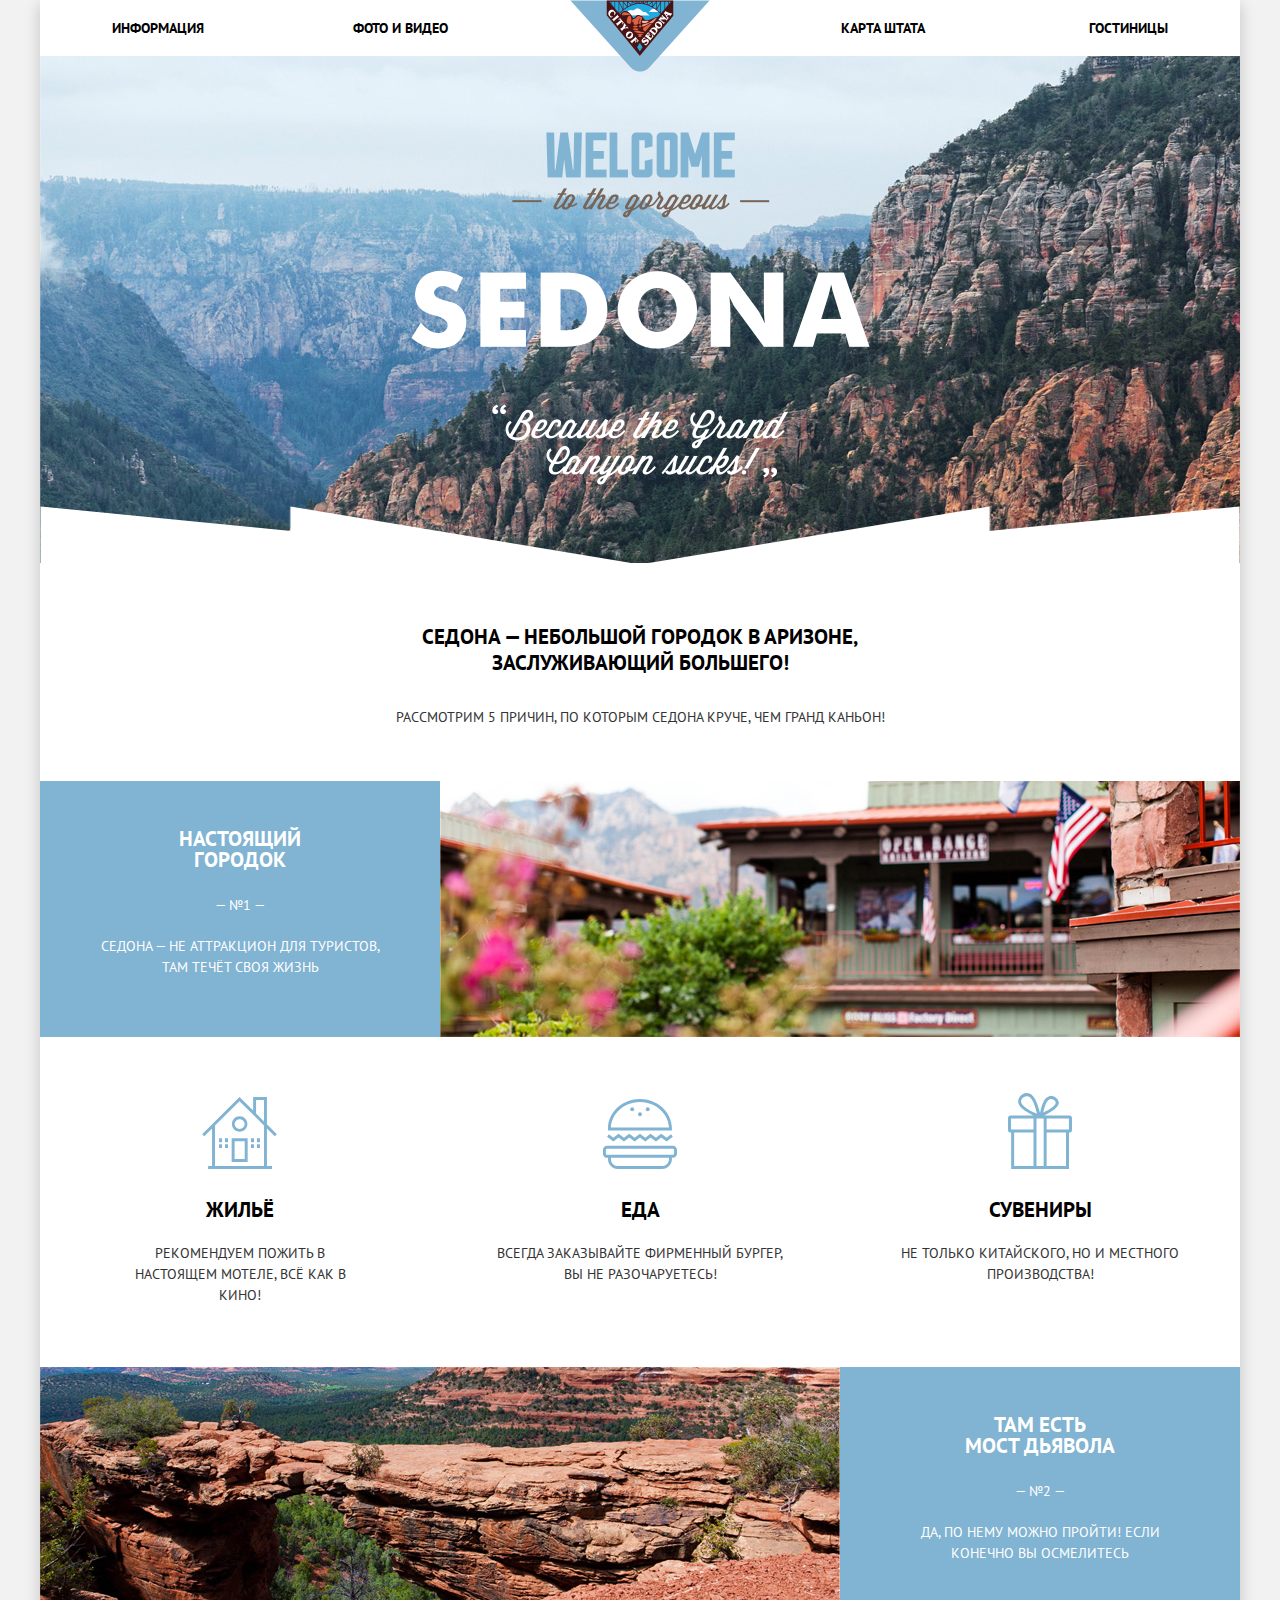
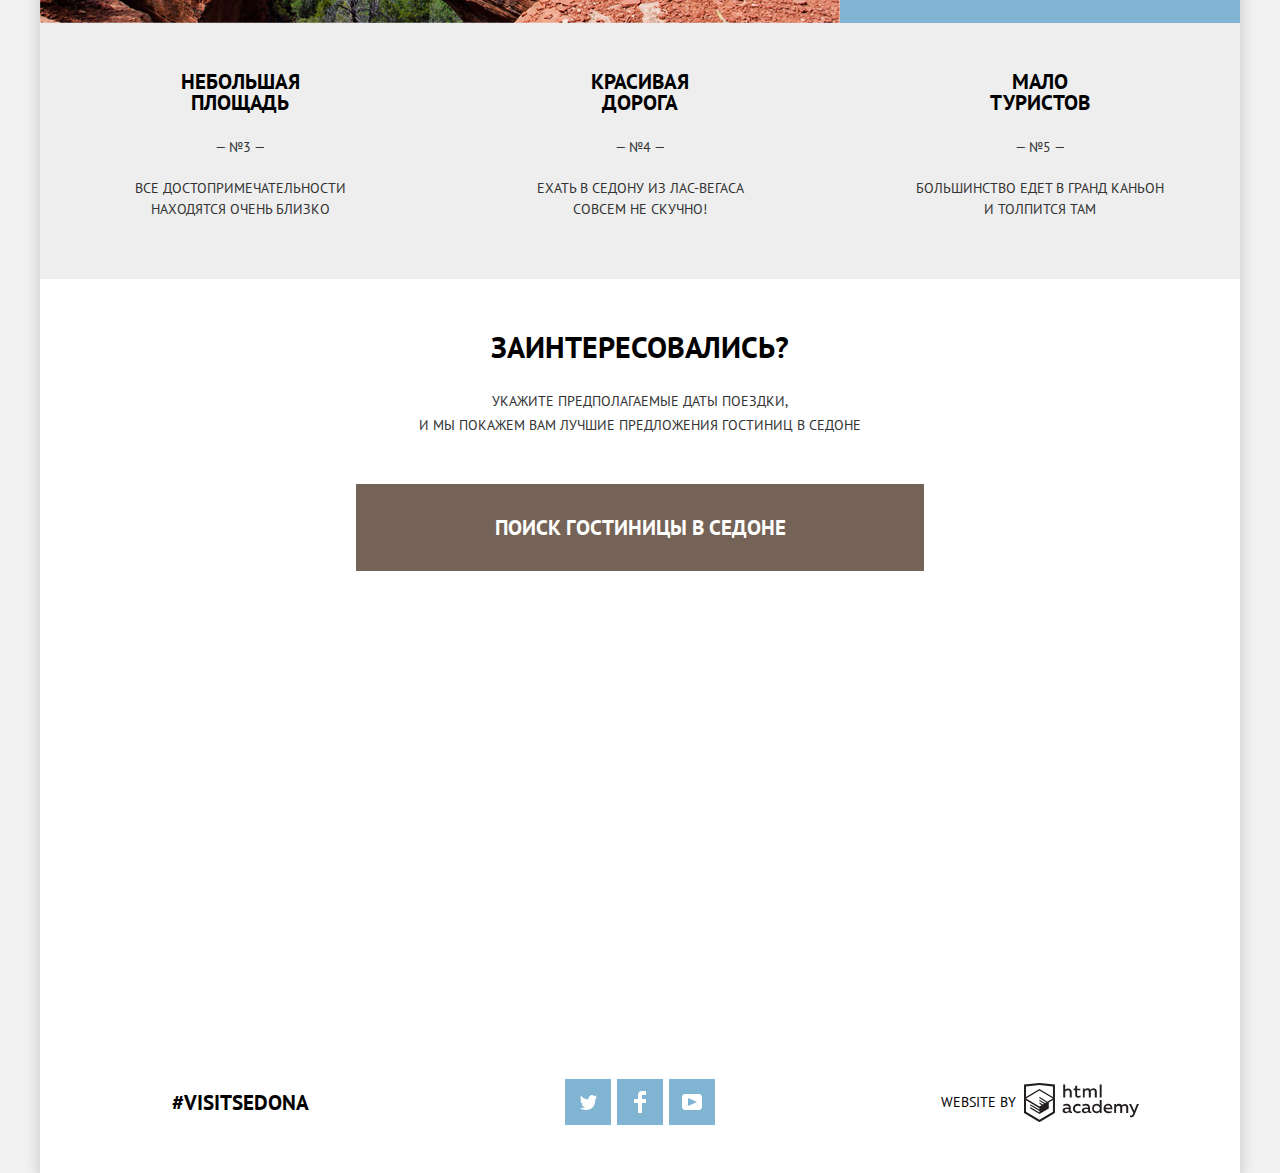
<file: index.html>
<!DOCTYPE html>
<html lang="ru">

<head>
    <meta charset="utf-8">
    <title>HTML Academy: Седона</title>
    <link href="https://fonts.googleapis.com/css?family=PT+Sans:400,700&display=swap&subset=cyrillic" rel="stylesheet">
    <link href="css/normalize.css" rel="stylesheet">
    <link href="css/style.min.css" rel="stylesheet">
</head>

<body>
    <div class="content">
        <header class="main-header main-header-index">
            <div class="main-header-wrapper">

                <img class="main-header-logo" src="img/logo-sedona.png" width="140" height="71" alt="Site of Sedona">

                <nav class="main-navigation container">
                    <ul class="site-navigation list-reset ">
                        <li>
                            <div class="site-navigation-item site-navigation-left"> <a class="item site-item-left" href="info.html">Информация</a></div>
                        </li>
                        <li>
                            <div class="site-navigation-item site-navigation-left"> <a class="item site-item-left site-item-left-photos" href="photos.html">Фото и
                                    видео</a></div>
                        </li>
                        <li>
                            <div class="site-navigation-item site-navigation-right"><a class="item site-item-right site-item-right-map" href="map.html">Карта штата</a>
                            </div>
                        </li>
                        <li>
                            <div class="site-navigation-item site-navigation-right"><a class="item site-item-right" href="hotels.html">Гостиницы</a></div>
                        </li>

                    </ul>
                </nav>
            </div>
        </header>
        <main class="container description-wrapper">
            <div class="index-picture">
                <h1 class="visually-hidden">Site of Sedona</h1>
                <section class="greeting">
                    <h2 class="visually-hidden">Приветствие</h2>
                    <img src="img/welcome.png" width="459" height="353" alt="WELCOME to the gorgeous SEDONA. Because the Grand Canyon sucks">
                </section>
                <div class="polygon">
                    <img src="img/polygon.png" width="1200" height="59" alt="">
                </div>
                <section class="city-description">
                    Седона — небольшой городок в Аризоне, заслуживающий большего!
                </section>
            </div>
            <section class="reasons-to-visit">
                <h3 class="reasons-to-visit-header">Рассмотрим 5 причин, по которым Седона круче, чем гранд каньон!</h3>
                <ul class="reasons-to-visit-list list-reset">
                    <li>
                        <div class="first-row-picture">
                            <div class="reason-picture-description reason-one">
                                <h4 class="reason-one-header">НАСТОЯЩИЙ ГОРОДОК</h4>
                                <span>— №1 —</span>
                                <p>Седона — не аттракцион для туристов, там течёт своя жизнь</p>
                            </div>
                            <div class="feature-picture">
                                <p>
                                    <img src="img/feature-picture.jpg" width="800" height="256" alt="Настоящий городок">
                                </p>
                            </div>
                        </div>
                        <section class="recommendations">
                            <ul class="recommendations-list list-reset">
                                <li class="recommendations-item motel">
                                    <h4>ЖИЛЬЁ</h4>
                                    <p>РЕКОМЕНДУЕМ ПОЖИТЬ В НАСТОЯЩЕМ МОТЕЛЕ, ВСЁ КАК В КИНО!</p>
                                </li>
                                <li class="recommendations-item food">
                                    <h4>ЕДА</h4>
                                    <p>ВСЕГДА ЗАКАЗЫВАЙТЕ ФИРМЕННЫЙ БУРГЕР, ВЫ НЕ РАЗОЧАРУЕТЕСЬ!</p>
                                </li>
                                <li class="recommendations-item souvenir">
                                    <h4>СУВЕНИРЫ</h4>
                                    <p>НЕ ТОЛЬКО КИТАЙСКОГО, НО И МЕСТНОГО ПРОИЗВОДСТВА!</p>
                                </li>
                            </ul>
                        </section>
                    </li>
                    <li>
                        <div class="second-row-picture">
                            <div class="reason-picture-description reason-two">
                                <h4 class="reason-two-header">ТАМ ЕСТЬ<br> МОСТ ДЬЯВОЛА</h4>
                                <span>— №2 —</span>
                                <p>ДА, ПО НЕМУ МОЖНО ПРОЙТИ! ЕСЛИ КОНЕЧНО ВЫ ОСМЕЛИТЕСЬ</p>
                            </div>
                            <div class="most">
                                <p>
                                    <img src="img/most.jpg" width="800" height="256" alt="Мост дьявола">
                                </p>
                            </div>
                        </div>
                    </li>
                </ul>
                <ul class="reasons-row list-reset">
                    <li class="reasons-row-item">
                        <div class="reason-three">
                            <h4>НЕБОЛЬШАЯ ПЛОЩАДЬ</h4>
                            <span>— №3 —</span>
                            <p>ВСЕ ДОСТОПРИМЕЧАТЕЛЬНОСТИ НАХОДЯТСЯ ОЧЕНЬ БЛИЗКО</p>
                        </div>
                    </li>
                    <li class="reasons-row-item">
                        <div class="reason-four">
                            <h4>КРАСИВАЯ ДОРОГА</h4>
                            <span>— №4 —</span>
                            <p>ЕХАТЬ В СЕДОНУ ИЗ ЛАС-ВЕГАСА СОВСЕМ НЕ СКУЧНО!</p>
                        </div>
                    </li>
                    <li class="reasons-row-item">
                        <div class="reason-five">
                            <h4>МАЛО ТУРИСТОВ</h4>
                            <span>— №5 —</span>
                            <p>БОЛЬШИНСТВО ЕДЕТ В ГРАНД КАНЬОН И ТОЛПИТСЯ ТАМ</p>
                        </div>
                    </li>
                </ul>
            </section>
            <div class="container">
                <section class="hotel-search">
                    <h3 class="hotel-search-header">ЗАИНТЕРЕСОВАЛИСЬ?</h3>
                    <p class="hotel-search-info">УКАЖИТЕ ПРЕДПОЛАГАЕМЫЕ ДАТЫ ПОЕЗДКИ,<br> И МЫ ПОКАЖЕМ ВАМ ЛУЧШИЕ ПРЕДЛОЖЕНИЯ ГОСТИНИЦ В СЕДОНЕ</p>
                    <div class="modal-search">
                        <a class="button button-hotels-search" href="search.html">
                            ПОИСК ГОСТИНИЦЫ В СЕДОНЕ
                        </a></div>
                    <form class="hotel-search-form" action="https://echo.htmlacademy.ru" method="POST">
                        <div>
                            <div class="input-arrival">
                                <div class="input-row">
                                    <label class="mark mark-date" for="arrival-date">
                                        ДАТА ЗАЕЗДА:
                                    </label>
                                    <input class="form-input form-input-date form-input-date-arrival" id="arrival-date" type="text" name="arrival-date" value="" placeholder="24 АПРЕЛЯ 2017">
                                </div>
                                <button class="button-calendar" type="button"><svg xmlns="http://www.w3.org/2000/svg"
                                        width="21" height="22" viewBox="0 0 21 22">
                                        <path
                                            d="M19.251 2.025h-2.845V.648c0-.381-.294-.689-.656-.689-.363 0-.656.308-.656.689v1.377h-3.938V.648c0-.381-.294-.689-.655-.689-.363 0-.657.308-.657.689v1.377H5.906V.648c0-.381-.294-.689-.656-.689-.363 0-.657.308-.657.689v1.377H1.75C.784 2.025 0 2.847 0 3.862v16.302C0 21.179.784 22 1.75 22h17.501c.966 0 1.749-.821 1.749-1.836V3.862c0-1.015-.783-1.837-1.749-1.837zm.437 18.139a.448.448 0 0 1-.437.459H1.75a.45.45 0 0 1-.438-.459V3.862a.45.45 0 0 1 .438-.459h2.844v1.378c0 .381.294.689.657.689.362 0 .656-.308.656-.689V3.403h3.938v1.378c0 .381.294.689.657.689.361 0 .655-.308.655-.689V3.403h3.938v1.378c0 .381.293.689.656.689.362 0 .656-.308.656-.689V3.403h2.845c.241 0 .437.206.437.459v16.302z" />
                                        <path
                                            d="M4.594 8.225h2.625v2.066H4.594zM4.594 11.668h2.625v2.067H4.594zM4.594 15.112h2.625v2.066H4.594zM9.188 15.112h2.625v2.066H9.188zM9.188 11.668h2.625v2.067H9.188zM9.188 8.225h2.625v2.066H9.188zM13.781 15.112h2.625v2.066h-2.625zM13.781 11.668h2.625v2.067h-2.625zM13.781 8.225h2.625v2.066h-2.625z" />
                                    </svg> </button>
                            </div>
                        </div>
                        <div>
                            <div class="input-departure">
                                <div class="input-row">
                                    <label class="mark mark-date" for="departure-date">
                                        ДАТА ВЫЕЗДА:
                                    </label>
                                    <input class="form-input form-input-date form-input-date-departure" id="departure-date" type="text" name="departure-date" value="" placeholder="4 ИЮЛЯ 2017">
                                </div>
                                <button class="button-calendar" type="button"><svg xmlns="http://www.w3.org/2000/svg"
                                        width="21" height="22" viewBox="0 0 21 22">
                                        <path
                                            d="M19.251 2.025h-2.845V.648c0-.381-.294-.689-.656-.689-.363 0-.656.308-.656.689v1.377h-3.938V.648c0-.381-.294-.689-.655-.689-.363 0-.657.308-.657.689v1.377H5.906V.648c0-.381-.294-.689-.656-.689-.363 0-.657.308-.657.689v1.377H1.75C.784 2.025 0 2.847 0 3.862v16.302C0 21.179.784 22 1.75 22h17.501c.966 0 1.749-.821 1.749-1.836V3.862c0-1.015-.783-1.837-1.749-1.837zm.437 18.139a.448.448 0 0 1-.437.459H1.75a.45.45 0 0 1-.438-.459V3.862a.45.45 0 0 1 .438-.459h2.844v1.378c0 .381.294.689.657.689.362 0 .656-.308.656-.689V3.403h3.938v1.378c0 .381.294.689.657.689.361 0 .655-.308.655-.689V3.403h3.938v1.378c0 .381.293.689.656.689.362 0 .656-.308.656-.689V3.403h2.845c.241 0 .437.206.437.459v16.302z" />
                                        <path
                                            d="M4.594 8.225h2.625v2.066H4.594zM4.594 11.668h2.625v2.067H4.594zM4.594 15.112h2.625v2.066H4.594zM9.188 15.112h2.625v2.066H9.188zM9.188 11.668h2.625v2.067H9.188zM9.188 8.225h2.625v2.066H9.188zM13.781 15.112h2.625v2.066h-2.625zM13.781 11.668h2.625v2.067h-2.625zM13.781 8.225h2.625v2.066h-2.625z" />
                                    </svg> </button>
                            </div>
                        </div>
                        <div class="input-numbers">
                            <div class="input-numbers-row">

                                <div class="mark mark-adults">
                                    <label for="adults">
                                        ВЗРОСЛЫЕ:
                                    </label>
                                </div>
                                <div><button class="button-sign button-minus" type="button"></button></div>
                                <input class="form-input form-input-number form-input-number-adults" id="adults" type="text" name="adults-number" value="" placeholder="2">
                                <div><button class="button-sign button-plus" type="button"></button></div>
                            </div>
                            <div class="input-numbers-row">

                                <div class="mark mark-children">
                                    <label for="children">
                                        ДЕТИ:
                                    </label>
                                </div>
                                <div><button class="button-sign button-minus" type="button"></button></div>
                                <input class="form-input form-input-number form-input-number-children" id="children" type="text" name="children-number" value="" placeholder="0">
                                <div><button class="button-sign button-plus" type="button"></button></div>
                            </div>
                        </div>
                        <button class="button button-search" type="submit">НАЙТИ</button>
                    </form>
                </section>
            </div>
            <section class="map">

                <h2 class="visually-hidden">
                    Расположение Седоны
                </h2>
                <iframe class="google-map" src="https://www.google.com/maps/embed?pb=!1m18!1m12!1m3!1d37039.329972886415!2d-111.8112528945276!3d34.86011742548951!2m3!1f0!2f0!3f0!3m2!1i1024!2i768!4f13.1!3m3!1m2!1s0x872da132f942b00d%3A0x5548c523fa6c8efd!2z0KHQtdC00L7QvdCwLCDQkNGA0LjQt9C-0L3QsCA4NjMzNiwg0KHQqNCQ!5e0!3m2!1sru!2sru!4v1562497905634!5m2!1sru!2sru"
                    width="1200" height="594" allowfullscreen></iframe>
                <p class="map-picture">


                    <img src="img/map.jpg" width="1200" height="594" alt="Седона на карте">
                </p>

            </section>
        </main>
        <footer class="main-footer main-footer-index">
            <div class="footer-block">
                <a class="hashtag" href="#">#VISITSEDONA</a>
            </div>
            <div class="footer-social footer-block">
                <ul class="list-reset social-button-wrapper">
                    <li><a class="social-button" href="#"><span class="visually-hidden">Twitter</span>
                            <svg xmlns="http://www.w3.org/2000/svg" xmlns:xlink="http://www.w3.org/1999/xlink"
                                width="17" height="15" viewBox="0 0 17 15">
                                <path fill="#FFF"
                                    d="M10.95.144c1.685-.496 2.984.27 3.577 1.179.673-.231 1.331-.481 2.011-.708a2.345 2.345 0 0 1-.857 1.768c.685.17 1.304-.491 1.304-.491-.169 1-1.006 1.788-1.563 2.024-.231 6.75-3.175 11.217-10.077 11.082h-.446c-.41 0-4.164-.46-4.898-1.887 2.271.196 3.893-.422 4.693-1.177-.96-.3-2.679-.477-2.979-2.95.349.106.564.228 1.19.119C1.705 8.247.374 7.53.448 5.33c.285.328 1.067.536 1.34.472C1.085 5.561-.182 2.442.894.85c1.818 1.854 3.735 3.606 7.152 3.773C8.254 2.33 9.183.793 10.95.144z" />
                            </svg>
                        </a></li>
                    <li><a class="social-button" href="#"><span class="visually-hidden">Facebook</span>
                            <svg xmlns="http://www.w3.org/2000/svg" width="12" height="22" viewBox="0 0 12 22">
                                <path fill="#FFF" d="M12 4V0H8a4 4 0 0 0-4 4v4H0v4h4v10h4V12h4V8H8V4h4z" /></svg></a>
                    </li>
                    <li><a class="social-button" href="#"><span class="visually-hidden">Youtube</span>
                            <svg xmlns="http://www.w3.org/2000/svg" xmlns:xlink="http://www.w3.org/1999/xlink"
                                width="20" height="16" viewBox="0 0 20 16">
                                <path fill="#FFF"
                                    d="M17 0H3C1.35 0 0 1.35 0 3v10c0 1.65 1.35 3 3 3h14c1.65 0 3-1.35 3-3V3c0-1.65-1.35-3-3-3zM6.027 11.998V4.002L15.014 8l-8.987 3.998z" />
                            </svg></a></li>
                </ul>
            </div>
            <div class="footer-copyright-wrapper footer-block">
                <div class="footer-copyright">
                    <div class="website">
                        WEBSITE BY
                    </div>
                    <div>
                        <a class="htmlacademy-logo" href="https://htmlacademy.ru/intensive/htmlcss"><span
                                class="visually-hidden">html-academy</span>
                            <svg id="Layer_1" data-name="Layer 1" xmlns="http://www.w3.org/2000/svg"
                                viewBox="0 0 108.08 36.85">
                                <title>logo-htmlacademy-small1</title>
                                <path
                                    d="M44.61,26.88a2,2,0,0,0,.55-0.1v1.33a3.25,3.25,0,0,1-1.18.21,1.67,1.67,0,0,1-1.67-1,4.84,4.84,0,0,1-3.14,1.08c-1.51,0-2.91-.83-2.91-2.55,0-2.13,2-2.79,3.71-2.79a11.08,11.08,0,0,1,2.17.25v-0.3c0-1-.76-1.77-2.19-1.77a7.42,7.42,0,0,0-3,.64v-1.7a10.21,10.21,0,0,1,3.19-.55c2.36,0,3.81,1.12,3.81,3.65v3a0.54,0.54,0,0,0,.49.59h0.17Zm-6.44-1.13A1.35,1.35,0,0,0,39.63,27h0.11a3.39,3.39,0,0,0,2.41-1V24.58a9.72,9.72,0,0,0-1.81-.21c-1,0-2.16.33-2.16,1.38h0Zm12.36-6.11a5,5,0,0,1,2.57.64V22a4.08,4.08,0,0,0-2.3-.7,2.75,2.75,0,1,0,0,5.49,5,5,0,0,0,2.43-.64v1.71a6.27,6.27,0,0,1-2.76.57A4.21,4.21,0,0,1,46,24.51q0-.21,0-0.41a4.32,4.32,0,0,1,4.18-4.46h0.38Zm12.17,7.24a2,2,0,0,0,.55-0.1v1.33a3.25,3.25,0,0,1-1.18.21,1.67,1.67,0,0,1-1.67-1,4.84,4.84,0,0,1-3.14,1.08c-1.51,0-2.91-.83-2.91-2.55,0-2.13,2-2.79,3.71-2.79a11.08,11.08,0,0,1,2.17.25v-0.3c0-1-.76-1.77-2.19-1.77a7.42,7.42,0,0,0-3,.64v-1.7a10.21,10.21,0,0,1,3.19-.55c2.36,0,3.81,1.12,3.81,3.65v3a0.54,0.54,0,0,0,.49.59h0.17Zm-6.44-1.13A1.35,1.35,0,0,0,57.73,27h0.11a3.39,3.39,0,0,0,2.41-1V24.58a9.72,9.72,0,0,0-1.81-.21c-1.06,0-2.16.33-2.16,1.38h0ZM73,16V28.2H71.35V26.88a3.88,3.88,0,0,1-3.19,1.54,4.4,4.4,0,0,1,0-8.78,3.81,3.81,0,0,1,3,1.3V16H73Zm-4.53,5.22a2.76,2.76,0,1,0,0,5.52A2.86,2.86,0,0,0,71.15,25V23A2.91,2.91,0,0,0,68.49,21.27ZM79,19.64c3.31,0,4.46,2.68,3.92,5.09H76.7c0.21,1.5,1.67,2.11,3.19,2.11a6.11,6.11,0,0,0,2.64-.59v1.6a7.14,7.14,0,0,1-3,.57C77,28.42,74.78,27,74.78,24a4.18,4.18,0,0,1,4-4.39H79Zm0.09,1.54a2.28,2.28,0,0,0-2.44,2.1v0.06H81.3A2,2,0,0,0,79.13,21.18Zm5.73,7V19.87h1.65v1a3.81,3.81,0,0,1,2.78-1.27A2.86,2.86,0,0,1,91.89,21a4.12,4.12,0,0,1,2.91-1.33A3.06,3.06,0,0,1,98,23V28.2h-1.9V23.05a1.59,1.59,0,0,0-1.42-1.75H94.42a2.8,2.8,0,0,0-2.07,1.12V28.2h-1.9V23.05A1.59,1.59,0,0,0,89,21.31H88.8a3,3,0,0,0-2.21,1.29v5.63H84.86Zm21.31-8.33h1.9l-3.91,9.46c-0.9,2.17-2.09,2.86-3.35,2.86a4.76,4.76,0,0,1-1.1-.14V30.46a2.86,2.86,0,0,0,.85.12c0.9,0,1.58-.64,2.07-1.9l0.17-.42-4-8.4h2l2.86,6.29ZM38.73,1.46V6.22a3.81,3.81,0,0,1,2.7-1.14,3.25,3.25,0,0,1,3.44,3.4v5.15H43V8.72a1.81,1.81,0,0,0-1.61-2h-0.3a2.93,2.93,0,0,0-2.32,1.39v5.52h-1.9V1.46h1.9ZM49.94,2.31v3h3V6.91h-3v3.81c0,1.1.5,1.46,1.58,1.46a4.49,4.49,0,0,0,1.69-.33v1.6A6.8,6.8,0,0,1,51,13.8a2.55,2.55,0,0,1-2.86-2.74V6.89H46.58V5.26h1.5V2.74Zm5.4,11.31V5.28H57v1A3.81,3.81,0,0,1,59.77,5a2.86,2.86,0,0,1,2.6,1.33A4.12,4.12,0,0,1,65.28,5,3.06,3.06,0,0,1,68.44,8.4v5.21h-1.9V8.46a1.59,1.59,0,0,0-1.42-1.75H64.89a2.8,2.8,0,0,0-2.07,1.12v5.78h-1.9V8.46A1.59,1.59,0,0,0,59.5,6.71H59.27A3,3,0,0,0,57.06,8v5.63H55.34ZM71.17,1.45H73V13.6H71.17V1.45ZM14.71,0H14.55L0,1.54V28.21l14.55,8.66,14.55-8.66V1.54Zm12.5,27.1L14.55,34.64,1.9,27.12V16.18l12.59,7.5V25L5.86,19.9v1.31l8.68,5.21v1.39L5.87,22.65V24l8.68,5.21,8.75-5.24V18.31L27.2,16V27.12Zm0-12.53-3.48,2-1.6,1L14.51,13v1.31L21,18.23H21l-0.14.09-1,.54-5.37-3.2V17l4.24,2.52-1,.67-3.2-1.9v1.31l2.1,1.24L14.5,22.1,2,14.65,14.51,7.11Zm0-1.32L14.49,5.76,1.91,13.25v-10L14.56,1.92,27.21,3.25v10h0Z"
                                    transform="translate(0 -0.02)" fill="#231f20" />
                            </svg>
                        </a>
                    </div>
                </div>
            </div>
        </footer>
    </div>
    <script src="js/popup.min.js">
    </script>


</body>


</html>
</file>
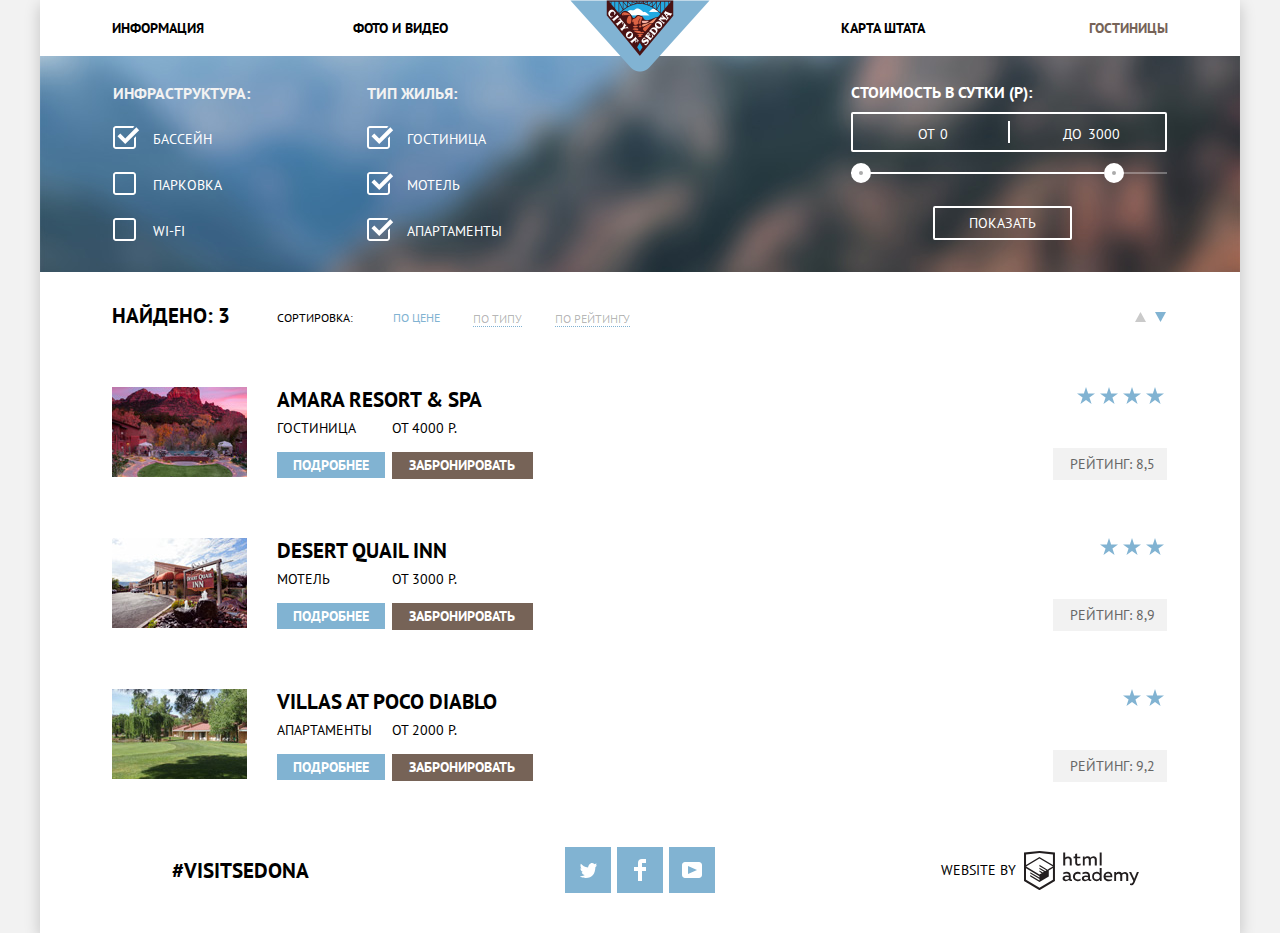
<file: hotels.html>
<!DOCTYPE html>
<html lang="ru">

<head>
    <meta charset="utf-8">
    <title>HTML Academy: Седона</title>
    <link href="https://fonts.googleapis.com/css?family=PT+Sans:400,700&display=swap&subset=cyrillic" rel="stylesheet">
    <link href="css/normalize.css" rel="stylesheet">
    <link href="css/style.min.css" rel="stylesheet">
</head>

<body>

    <div class="content">
        <header class="main-header main-header-hotels">
            <div class="main-header-wrapper">
                <a class="main-header-logo" href="index.html">
                    <img src="img/logo-sedona.png" width="140" height="71" alt="Site of Sedona">
                </a>
                <nav class="main-navigation container">
                    <ul class="site-navigation list-reset ">
                        <li>
                            <div class="site-navigation-item site-navigation-left"> <a class="item site-item-left" href="info.html">Информация</a></div>
                        </li>
                        <li>
                            <div class="site-navigation-item site-navigation-left"> <a class="item site-item-left site-item-left-photos" href="photos.html">Фото и
                                    видео</a></div>
                        </li>
                        <li>
                            <div class="site-navigation-item site-navigation-right"><a class="item site-item-right site-item-right-map" href="map.html">Карта штата</a>
                            </div>
                        </li>
                        <li>
                            <div class="site-navigation-item site-navigation-right"><a class="item site-item-right site-navigation-item-current" href="hotels.html">Гостиницы</a></div>
                        </li>
                    </ul>
                </nav>
            </div>
        </header>
        <main>
            <div class="filter-wrapper">
                <h2 class="visually-hidden">Фильтр</h2>
                <form class="filter" method="get" action="https://echo.htmlacademy.ru">
                    <div class="filter-items">
                        <div class="filter-infrustructure filters">
                            <fieldset>
                                <legend>Инфраструктура:</legend>
                                <ul class="list-reset">
                                    <li class="filter-option">
                                        <input class="visually-hidden filter-input filter-input-checkbox" type="checkbox" name="pool" id="filter-pool" checked>
                                        <label for="filter-pool">Бассейн</label>
                                    </li>
                                    <li class="filter-option">
                                        <input class="visually-hidden filter-input filter-input-checkbox" type="checkbox" name="parking" id="filter-parking">
                                        <label for="filter-parking">Парковка</label>
                                    </li>
                                    <li class="filter-option">
                                        <input class="visually-hidden filter-input filter-input-checkbox" type="checkbox" name="wi-fi" id="filter-wi-fi">
                                        <label for="filter-wi-fi">WI-FI</label>
                                    </li>
                                </ul>
                            </fieldset>
                        </div>
                        <div class="filter-housing filters">
                            <fieldset>
                                <legend>Тип жилья:</legend>
                                <ul class="list-reset">
                                    <li class="filter-option">
                                        <input class="visually-hidden filter-input filter-input-checkbox" type="checkbox" name="hotel" id="filter-hotel" checked>
                                        <label for="filter-hotel">Гостиница</label>
                                    </li>
                                    <li class="filter-option">
                                        <input class="visually-hidden filter-input filter-input-checkbox" type="checkbox" name="motel" id="filter-motel" checked>
                                        <label for="filter-motel">Мотель</label>
                                    </li>
                                    <li class="filter-option">
                                        <input class="visually-hidden filter-input filter-input-checkbox" type="checkbox" name="apartment" id="filter-apartment" checked>
                                        <label for="filter-apartment">Апартаменты</label>
                                    </li>
                                </ul>
                            </fieldset>
                        </div>
                        <div class="filter-range">
                            <div class="filter-range-title">Стоимость в сутки (р):</div>
                            <div class="price-controls">
                                <label class="min-price">от <input type="text" name="min-price" value="0"></label>
                                <label class="max-price">до <input type="text" name="max-price" value="3000"></label>
                            </div>
                            <div class="range-controls">
                                <div class="scale">
                                    <div class="bar"></div>
                                </div>
                                <div class="range-toggle range-toggle-min"></div>
                                <div class="range-toggle range-toggle-max"></div>
                            </div>
                            <button class="btn-transparent" type="submit">Показать</button>
                        </div>
                    </div>
                </form>
            </div>
            <div class="filter-results container">
                <p class="results-number">НАЙДЕНО: 3</p>
                <p class="results-sorting sorting">СОРТИРОВКА:</p>
                <ul class="sort list-reset">
                    <li>
                        <div class="results-sorting button-sorting button-sorting-price button-sorting-active"><a class="button-sorting-active" href="#">ПО ЦЕНЕ</a></div>
                    </li>
                    <li>
                        <div class="button-sorting-type"><a class="results-sorting button-sorting" href="#">ПО ТИПУ</a>
                        </div>
                    </li>
                    <li>
                        <div class="button-sorting-rating"><a class="results-sorting button-sorting" href="#">ПО
                                РЕЙТИНГУ</a></div>
                    </li>
                </ul>
                <p class="up-down-sorting results-up"><a class="button-results" href="#"><svg
                            xmlns="http://www.w3.org/2000/svg" width="11" height="10" viewBox="0 0 11 10">
                            <path fill="#cacaca" d="M5.5 0L0 10h11z" />
                        </svg>
                    </a>
                </p>
                <p class="up-down-sorting results-down"><a class="button-results button-results-active" href="#"><svg
                            xmlns="http://www.w3.org/2000/svg" width="11" height="10" viewBox="0 0 11 10">
                            <path fill="#cacaca" d="M5.5 10L0 0h11" />
                        </svg>
                    </a></p>
            </div>
            <div class="container">
                <h1 class="visually-hidden">Гостиницы</h1>
                <section class="hotels">
                    <ul class="hotels-list list-reset container">
                        <li class="hotels-list-item">
                            <div class="hotels-list-item-wrapper">
                                <div class="hotels-list-picture">
                                    <p>
                                        <img src="img/hotel-amarama.jpg" width="135" height="90" alt="AMARA RESORT & SPA">
                                    </p>
                                </div>
                                <div class="hotels-list-name">
                                    <div class="hotel-name">
                                        <h2><a class="hotel-name-link" href="#">AMARA RESORT & SPA</a></h2>
                                    </div>
                                    <div class="columns">
                                        <div class="item-left">
                                            <b class="hotel-description">ГОСТИНИЦА</b>
                                            <a class="button button-more" href="#">ПОДРОБНЕЕ</a>
                                        </div>
                                        <div class="item-right">
                                            <b class="hotel-description">ОТ 4000 Р.</b>
                                            <a class="button button-book" href="#">ЗАБРОНИРОВАТЬ</a>
                                        </div>
                                    </div>
                                </div>
                            </div>
                            <div class="hotels-list-rating">
                                <span class="rating-star-amara"></span>
                                <span class="rating-star-amara"></span>
                                <span class="rating-star-amara"></span>
                                <span class="rating-star-amara"></span>
                                <b class="rating-back">РЕЙТИНГ: 8,5</b>
                            </div>
                        </li>
                        <li class="hotels-list-item">
                            <div class="hotels-list-item-wrapper">
                                <div class="hotels-list-picture">
                                    <p>
                                        <img src="img/hotel-desert.jpg" width="135" height="90" alt="DESERT QUAIL INN">
                                    </p>
                                </div>
                                <div class="hotels-list-name">
                                    <div class="hotel-name">
                                        <h2><a class="hotel-name-link" href="#">DESERT QUAIL INN</a></h2>
                                    </div>
                                    <div class="columns">
                                        <div class="item-left">
                                            <b class="hotel-description">МОТЕЛЬ</b>
                                            <a class="button button-more" href="#">ПОДРОБНЕЕ</a>
                                        </div>
                                        <div class="item-right">
                                            <b class="hotel-description">ОТ 3000 Р.</b>
                                            <a class="button button-book" href="#">ЗАБРОНИРОВАТЬ</a>
                                        </div>
                                    </div>
                                </div>
                            </div>
                            <div class="hotels-list-rating">
                                <span class="rating-star-desert"></span>
                                <span class="rating-star-desert"></span>
                                <span class="rating-star-desert"></span>
                                <b class="rating-back">РЕЙТИНГ: 8,9</b>
                            </div>
                        </li>
                        <li class="hotels-list-item">
                            <div class="hotels-list-item-wrapper">
                                <div class="hotels-list-picture">
                                    <p>
                                        <img src="img/hotel-villas.jpg" width="135" height="90" alt="VILLAS AT POCO DIABLO">
                                    </p>
                                </div>
                                <div class="hotels-list-name">
                                    <div class="hotel-name">
                                        <h2><a class="hotel-name-link" href="#">VILLAS AT POCO DIABLO</a></h2>
                                    </div>
                                    <div class="columns">
                                        <div class="item-left">
                                            <b class="hotel-description">АПАРТАМЕНТЫ</b>
                                            <a class="button button-more" href="#">ПОДРОБНЕЕ</a>
                                        </div>
                                        <div class="item-right">
                                            <b class="hotel-description">ОТ 2000 Р.</b>
                                            <a class="button button-book" href="#">ЗАБРОНИРОВАТЬ</a>
                                        </div>
                                    </div>
                                </div>
                            </div>
                            <div class="hotels-list-rating">
                                <span class="rating-star-villas"></span>
                                <span class="rating-star-villas"></span>
                                <b class="rating-back">РЕЙТИНГ: 9,2</b>
                            </div>
                        </li>
                    </ul>
                </section>
            </div>
        </main>
        <footer class="main-footer">
            <div class="footer-block">
                <a class="hashtag" href="#">#VISITSEDONA</a>
            </div>
            <div class="footer-social footer-block">
                <ul class="list-reset social-button-wrapper">
                    <li><a class="social-button" href="#"><span class="visually-hidden">Twitter</span>
                            <svg xmlns="http://www.w3.org/2000/svg" xmlns:xlink="http://www.w3.org/1999/xlink"
                                width="17" height="15" viewBox="0 0 17 15">
                                <path fill="#FFF"
                                    d="M10.95.144c1.685-.496 2.984.27 3.577 1.179.673-.231 1.331-.481 2.011-.708a2.345 2.345 0 0 1-.857 1.768c.685.17 1.304-.491 1.304-.491-.169 1-1.006 1.788-1.563 2.024-.231 6.75-3.175 11.217-10.077 11.082h-.446c-.41 0-4.164-.46-4.898-1.887 2.271.196 3.893-.422 4.693-1.177-.96-.3-2.679-.477-2.979-2.95.349.106.564.228 1.19.119C1.705 8.247.374 7.53.448 5.33c.285.328 1.067.536 1.34.472C1.085 5.561-.182 2.442.894.85c1.818 1.854 3.735 3.606 7.152 3.773C8.254 2.33 9.183.793 10.95.144z" />
                            </svg>
                        </a></li>
                    <li><a class="social-button" href="#"><span class="visually-hidden">Facebook</span>
                            <svg xmlns="http://www.w3.org/2000/svg" width="12" height="22" viewBox="0 0 12 22">
                                <path fill="#FFF" d="M12 4V0H8a4 4 0 0 0-4 4v4H0v4h4v10h4V12h4V8H8V4h4z" /></svg></a>
                    </li>
                    <li><a class="social-button" href="#"><span class="visually-hidden">Youtube</span>
                            <svg xmlns="http://www.w3.org/2000/svg" xmlns:xlink="http://www.w3.org/1999/xlink"
                                width="20" height="16" viewBox="0 0 20 16">
                                <path fill="#FFF"
                                    d="M17 0H3C1.35 0 0 1.35 0 3v10c0 1.65 1.35 3 3 3h14c1.65 0 3-1.35 3-3V3c0-1.65-1.35-3-3-3zM6.027 11.998V4.002L15.014 8l-8.987 3.998z" />
                            </svg></a></li>
                </ul>
            </div>
            <div class="footer-copyright-wrapper footer-block">
                <div class="footer-copyright">
                    <div class="website">
                        WEBSITE BY
                    </div>
                    <div>
                        <a class="htmlacademy-logo" href="https://htmlacademy.ru/intensive/htmlcss"><span
                                class="visually-hidden">html-academy</span>
                            <svg id="Layer_1" data-name="Layer 1" xmlns="http://www.w3.org/2000/svg"
                                viewBox="0 0 108.08 36.85">
                                <title>logo-htmlacademy-small1</title>
                                <path
                                    d="M44.61,26.88a2,2,0,0,0,.55-0.1v1.33a3.25,3.25,0,0,1-1.18.21,1.67,1.67,0,0,1-1.67-1,4.84,4.84,0,0,1-3.14,1.08c-1.51,0-2.91-.83-2.91-2.55,0-2.13,2-2.79,3.71-2.79a11.08,11.08,0,0,1,2.17.25v-0.3c0-1-.76-1.77-2.19-1.77a7.42,7.42,0,0,0-3,.64v-1.7a10.21,10.21,0,0,1,3.19-.55c2.36,0,3.81,1.12,3.81,3.65v3a0.54,0.54,0,0,0,.49.59h0.17Zm-6.44-1.13A1.35,1.35,0,0,0,39.63,27h0.11a3.39,3.39,0,0,0,2.41-1V24.58a9.72,9.72,0,0,0-1.81-.21c-1,0-2.16.33-2.16,1.38h0Zm12.36-6.11a5,5,0,0,1,2.57.64V22a4.08,4.08,0,0,0-2.3-.7,2.75,2.75,0,1,0,0,5.49,5,5,0,0,0,2.43-.64v1.71a6.27,6.27,0,0,1-2.76.57A4.21,4.21,0,0,1,46,24.51q0-.21,0-0.41a4.32,4.32,0,0,1,4.18-4.46h0.38Zm12.17,7.24a2,2,0,0,0,.55-0.1v1.33a3.25,3.25,0,0,1-1.18.21,1.67,1.67,0,0,1-1.67-1,4.84,4.84,0,0,1-3.14,1.08c-1.51,0-2.91-.83-2.91-2.55,0-2.13,2-2.79,3.71-2.79a11.08,11.08,0,0,1,2.17.25v-0.3c0-1-.76-1.77-2.19-1.77a7.42,7.42,0,0,0-3,.64v-1.7a10.21,10.21,0,0,1,3.19-.55c2.36,0,3.81,1.12,3.81,3.65v3a0.54,0.54,0,0,0,.49.59h0.17Zm-6.44-1.13A1.35,1.35,0,0,0,57.73,27h0.11a3.39,3.39,0,0,0,2.41-1V24.58a9.72,9.72,0,0,0-1.81-.21c-1.06,0-2.16.33-2.16,1.38h0ZM73,16V28.2H71.35V26.88a3.88,3.88,0,0,1-3.19,1.54,4.4,4.4,0,0,1,0-8.78,3.81,3.81,0,0,1,3,1.3V16H73Zm-4.53,5.22a2.76,2.76,0,1,0,0,5.52A2.86,2.86,0,0,0,71.15,25V23A2.91,2.91,0,0,0,68.49,21.27ZM79,19.64c3.31,0,4.46,2.68,3.92,5.09H76.7c0.21,1.5,1.67,2.11,3.19,2.11a6.11,6.11,0,0,0,2.64-.59v1.6a7.14,7.14,0,0,1-3,.57C77,28.42,74.78,27,74.78,24a4.18,4.18,0,0,1,4-4.39H79Zm0.09,1.54a2.28,2.28,0,0,0-2.44,2.1v0.06H81.3A2,2,0,0,0,79.13,21.18Zm5.73,7V19.87h1.65v1a3.81,3.81,0,0,1,2.78-1.27A2.86,2.86,0,0,1,91.89,21a4.12,4.12,0,0,1,2.91-1.33A3.06,3.06,0,0,1,98,23V28.2h-1.9V23.05a1.59,1.59,0,0,0-1.42-1.75H94.42a2.8,2.8,0,0,0-2.07,1.12V28.2h-1.9V23.05A1.59,1.59,0,0,0,89,21.31H88.8a3,3,0,0,0-2.21,1.29v5.63H84.86Zm21.31-8.33h1.9l-3.91,9.46c-0.9,2.17-2.09,2.86-3.35,2.86a4.76,4.76,0,0,1-1.1-.14V30.46a2.86,2.86,0,0,0,.85.12c0.9,0,1.58-.64,2.07-1.9l0.17-.42-4-8.4h2l2.86,6.29ZM38.73,1.46V6.22a3.81,3.81,0,0,1,2.7-1.14,3.25,3.25,0,0,1,3.44,3.4v5.15H43V8.72a1.81,1.81,0,0,0-1.61-2h-0.3a2.93,2.93,0,0,0-2.32,1.39v5.52h-1.9V1.46h1.9ZM49.94,2.31v3h3V6.91h-3v3.81c0,1.1.5,1.46,1.58,1.46a4.49,4.49,0,0,0,1.69-.33v1.6A6.8,6.8,0,0,1,51,13.8a2.55,2.55,0,0,1-2.86-2.74V6.89H46.58V5.26h1.5V2.74Zm5.4,11.31V5.28H57v1A3.81,3.81,0,0,1,59.77,5a2.86,2.86,0,0,1,2.6,1.33A4.12,4.12,0,0,1,65.28,5,3.06,3.06,0,0,1,68.44,8.4v5.21h-1.9V8.46a1.59,1.59,0,0,0-1.42-1.75H64.89a2.8,2.8,0,0,0-2.07,1.12v5.78h-1.9V8.46A1.59,1.59,0,0,0,59.5,6.71H59.27A3,3,0,0,0,57.06,8v5.63H55.34ZM71.17,1.45H73V13.6H71.17V1.45ZM14.71,0H14.55L0,1.54V28.21l14.55,8.66,14.55-8.66V1.54Zm12.5,27.1L14.55,34.64,1.9,27.12V16.18l12.59,7.5V25L5.86,19.9v1.31l8.68,5.21v1.39L5.87,22.65V24l8.68,5.21,8.75-5.24V18.31L27.2,16V27.12Zm0-12.53-3.48,2-1.6,1L14.51,13v1.31L21,18.23H21l-0.14.09-1,.54-5.37-3.2V17l4.24,2.52-1,.67-3.2-1.9v1.31l2.1,1.24L14.5,22.1,2,14.65,14.51,7.11Zm0-1.32L14.49,5.76,1.91,13.25v-10L14.56,1.92,27.21,3.25v10h0Z"
                                    transform="translate(0 -0.02)" fill="#231f20" />
                            </svg>
                        </a>
                    </div>
                </div>
            </div>
        </footer>
    </div>
</body>

</html>
</file>
<file: css/style.min.css>
body{margin:0;font-family:"PT Sans",Arial,sans-serif;font-size:14px;line-height:26px;font-weight:700;color:#000;text-transform:uppercase;background-color:#f2f2f2}a{text-decoration:none}img{max-width:100%;height:auto}.visually-hidden:not(:focus):not(:active),input[type="checkbox"].visually-hidden,input[type="radio"].visually-hidden{position:absolute;width:1px;height:1px;margin:-1px;border:0;padding:0;white-space:nowrap;-webkit-clip-path:inset(100%);clip-path:inset(100%);clip:rect(0 0 0 0);overflow:hidden}.content{width:1200px;margin:0 auto;-webkit-box-shadow:0 5px 15px 0 rgba(0,1,1,0.2);box-shadow:0 5px 15px 0 rgba(0,1,1,0.2)}.index-picture{background-color:#b2c5ce;background-image:url(../img/background-photo.jpg);background-repeat:no-repeat;background-position:top center}.button{font:inherit;text-align:center;color:#fff;vertical-align:middle;text-transform:uppercase;border:none}.button-hotels-search{background-color:#766357;font-size:21px;width:568px;position:relative;margin:0 auto;margin-bottom:0;margin-top:47px;padding-top:31px;padding-bottom:30px;display:block}.modal-search{margin:0 auto}.button-search{background-color:#81b3d2;font-size:21px;width:458px;padding:16px 196px 17px}.button-more{background-color:#81b3d2;line-height:21px;text-align:left;margin-right:7px;margin-top:13px;padding:3px 16px 2px}.button-book{background-color:#766357;line-height:21px;text-align:left;margin-right:0;margin-top:13px;padding:3px 18px 3px 17px}.button-hotels-search:hover,.button-book:hover{background-color:#604e43}.button-hotels-search:active,.button-book:active{background-color:#503e33;color:rgba(255,255,255,0.3)}.button-search:hover,.button-more:hover{background-color:#669ec0}.button-search:active,.button-more:active{background-color:#5496bd;color:rgba(255,255,255,0.3)}.main-navigation{display:-webkit-box;display:-ms-flexbox;display:flex;padding:0;margin:0;min-height:56px;font-size:14px;line-height:26px;color:#000;background-color:#fff}.site-navigation{display:-webkit-box;display:-ms-flexbox;display:flex;width:1200px;margin:0 auto;padding:0;-ms-flex-wrap:wrap;flex-wrap:wrap}.list-reset{list-style:none}.item{padding:0;margin:0;margin-top:15px;color:#000}.site-navigation-item{display:-webkit-box;display:-ms-flexbox;display:flex;width:300px;min-height:56px;padding:0}.site-navigation-left{-webkit-box-pack:start;-ms-flex-pack:start;justify-content:flex-start}.site-navigation-right{-webkit-box-pack:end;-ms-flex-pack:end;justify-content:flex-end}.site-item-left{margin-left:72px}.site-item-left-photos{margin-left:13px}.site-item-right{margin-right:72px}.site-item-right-map{margin-right:15px}.item:hover{color:#81b3d2}.item:active{color:rgba(0,0,0,0.3)}.site-navigation-item-current{color:#766357}.city-description{text-align:center;font-size:21px;line-height:26px;background-color:#fff;margin-top:-2px;padding-top:61px;padding-left:300px;padding-right:300px}.reasons-to-visit-header{text-align:center;font:inherit;font-weight:400;color:#333}.hotel-search-header{margin:0;margin-bottom:24px;font-size:30px;line-height:36px;text-align:center}.hotel-search-info{line-height:24px;text-align:center;font-weight:400;color:#333}.form-input{font:inherit;background-color:#f2f2f2;border:0;outline:none}.form-input:hover{background-color:#ebebeb}.form-input:focus{border:solid 2px #e5e5e5;background-color:#fff}.form-input-date[type="text"]::-webkit-input-placeholder{color:#000;padding-left:13px;-webkit-box-sizing:border-box;box-sizing:border-box}.form-input-date[type="text"]:-ms-input-placeholder{color:#000;padding-left:13px;box-sizing:border-box}.form-input-date[type="text"]::-ms-input-placeholder{color:#000;padding-left:13px;box-sizing:border-box}.form-input-date[type="text"]::placeholder{color:#000;padding-left:13px;-webkit-box-sizing:border-box;box-sizing:border-box}.form-input-number[type="text"]::-webkit-input-placeholder{color:#000;padding-left:15px;-webkit-box-sizing:border-box;box-sizing:border-box}.form-input-number[type="text"]:-ms-input-placeholder{color:#000;padding-left:15px;box-sizing:border-box}.form-input-number[type="text"]::-ms-input-placeholder{color:#000;padding-left:15px;box-sizing:border-box}.form-input-number[type="text"]::placeholder{color:#000;padding-left:15px;-webkit-box-sizing:border-box;box-sizing:border-box}.hotel-search-form{margin:0 auto;width:458px;padding:55px;padding-top:0;-webkit-box-shadow:0 7px 15px 0 rgba(0,1,1,0.15);box-shadow:0 7px 15px 0 rgba(0,1,1,0.15);position:absolute;background-color:#fff;display:none;z-index:2}.modal-show{display:block;-webkit-animation:bounce .6s;animation:bounce .6s}.modal-error{-webkit-animation:shake .6s;animation:shake .6s}.form-input-date{width:346px;height:38px;padding:0;margin-right:0}.form-input-number{width:38px;height:38px;padding:0;padding-top:0;padding-bottom:0;margin:0}.input-numbers{display:-webkit-box;display:-ms-flexbox;display:flex;-webkit-box-pack:justify;-ms-flex-pack:justify;justify-content:space-between;width:458px;margin:0;padding:0;margin-top:30px;margin-bottom:54px}.input-numbers-row{display:-webkit-box;display:-ms-flexbox;display:flex;height:38px;padding:0}.button-sign{width:38px;height:38px;margin:0;padding:0;border:0;outline:none;cursor:pointer;background-color:#f2f2f2}.button-minus{position:relative}.button-minus::before{content:"";position:absolute;top:18px;left:14px;width:12px;height:3px;background-color:#cacaca}.button-plus{position:relative}.button-plus::before,.button-plus::after{content:"";position:absolute;top:18px;left:14px;width:11px;height:3px;background-color:#cacaca}.button-plus::after{-webkit-transform:rotate(90deg);-ms-transform:rotate(90deg);transform:rotate(90deg)}.button-minus:hover::before,.button-plus:hover::before,.button-plus:hover::after{background-color:#000}.button-minus:active::before,.button-plus:active::before,.button-plus:active::after{background-color:#81b3d2}.hotel-search-form label{font:inherit}.button-calendar{background-color:transparent;border:0;padding:0;width:21px;margin-left:0;position:absolute;top:9px;right:9px;outline:none;cursor:pointer}.button-calendar path{fill:#cacaca}.button-calendar:hover path{fill:#000}.button-calendar:focus path{fill:#81b3d2}.input-arrival{display:-webkit-box;display:-ms-flexbox;display:flex;position:relative;margin:0;margin-top:55px;padding:0;width:458px;-webkit-box-pack:justify;-ms-flex-pack:justify;justify-content:space-between}.input-departure{display:-webkit-box;display:-ms-flexbox;display:flex;position:relative;margin-top:29px}.input-row{display:-webkit-box;display:-ms-flexbox;display:flex;margin:0;width:458px;-webkit-box-pack:justify;-ms-flex-pack:justify;justify-content:space-between}.mark{padding:0;margin:0;margin-top:7px;padding-right:0;padding-left:2px}.mark-adults{margin-right:41px;padding-left:0}.mark-children{margin-right:27px;padding-left:0}.footer-social{text-align:center}.social-button{display:-webkit-box;display:-ms-flexbox;display:flex;-webkit-box-align:center;-ms-flex-align:center;align-items:center;-webkit-box-pack:center;-ms-flex-pack:center;justify-content:center;width:46px;height:46px;background-color:#81b3d2;color:#fff}.social-button:hover{background-color:#669ec0}.social-button:focus{background-color:#5496bd;color:rgba(255,255,255,0.3)}.social-button:focus path{opacity:.3}.footer-copyright-wrapper{display:-webkit-box;display:-ms-flexbox;display:flex;position:relative}.website{font-weight:400;padding-right:123px;margin-top:10px}.htmlacademy-logo{position:absolute;bottom:3px;right:101px;color:#231f20;width:115px;height:41px;padding:0;margin:0 auto}.htmlacademy-logo:hover path{fill:#81b3d2}.htmlacademy-logo:focus path{fill:#bdbbbc}.container{width:1200px;margin:0 auto;display:-webkit-box;display:-ms-flexbox;display:flex;background-color:#fff}.main-header-logo{background-color:transparent;position:absolute;left:50%;-webkit-transform:translateX(-50%);-ms-transform:translateX(-50%);transform:translateX(-50%)}.main-header{width:1200px;min-height:56px;margin:0 auto;margin-bottom:76px;background-color:#fff}.main-header-index{margin-bottom:-83px}.main-header-hotels{margin-bottom:-56px}.main-header-wrapper{width:1200px;position:relative;margin:0 auto}.greeting{width:459px;margin:0 auto;padding:0;padding-top:159px;list-style:none}.polygon{width:1202px;height:59px;margin-top:13px;margin-right:-1px;margin-left:-.5px;padding:0}.reasons-to-visit{background-color:#fff;padding-top:14px}.description-wrapper{display:-webkit-box;display:-ms-flexbox;display:flex;-webkit-box-orient:vertical;-webkit-box-direction:normal;-ms-flex-direction:column;flex-direction:column}.hotel-search{margin:0 auto;padding:0;margin-top:50px;list-style:none;background-color:#fff}.main-footer{display:-webkit-box;display:-ms-flexbox;display:flex;-webkit-box-align:center;-ms-flex-align:center;align-items:center;width:1200px;margin:0 auto;background-color:#fff;padding-top:36px;padding-bottom:38px}.footer-block{width:400px;min-height:48px;margin:0;padding:0;display:-webkit-box;display:-ms-flexbox;display:flex;-webkit-box-pack:center;-ms-flex-pack:center;justify-content:center}.hashtag{margin:0;text-decoration:none;color:#000;font-size:21px;margin-top:11px}.social-button-wrapper{display:-webkit-box;display:-ms-flexbox;display:flex;-ms-flex-wrap:wrap;flex-wrap:wrap;-webkit-box-pack:justify;-ms-flex-pack:justify;justify-content:space-between;width:150px;margin:0;margin-right:0;padding:0}.hotels-list{display:-webkit-box;display:-ms-flexbox;display:flex;-webkit-box-orient:vertical;-webkit-box-direction:normal;-ms-flex-direction:column;flex-direction:column;padding:0;margin:0 auto}.hotels-list-picture{width:135px;height:90px;margin-right:30px;padding:0}.hotels-list-picture :first-child{margin:0}.hotels-list-rating{padding:0;margin-right:73px;position:relative}.hotels-list-name{display:-webkit-box;display:-ms-flexbox;display:flex;-webkit-box-orient:vertical;-webkit-box-direction:normal;-ms-flex-direction:column;flex-direction:column;padding:0;margin:0}.hotel-name{margin:0;padding:0;margin-top:0;margin-bottom:5px}.hotel-name-link{color:#000}.hotel-name-link:hover{color:#81b3d2}.hotel-name-link:active{color:rgba(0,0,0,0.3)}.hotel-name :first-child{margin:0}.hotel-description{line-height:21px;font-weight:400}.rating-back{display:block;background-color:#f2f2f2;line-height:21px;font-weight:400;color:#666;margin:0;margin-top:61px;padding:6px 12px 5px 17px}.rating-star-amara:nth-of-type(1){width:18px;height:17px;position:absolute;top:0;left:93px;background-image:url(../img/star.svg);background-repeat:no-repeat;background-position:0 0}.rating-star-amara:nth-of-type(2){width:18px;height:17px;position:absolute;top:0;left:70px;background-image:url(../img/star.svg);background-repeat:no-repeat;background-position:0 0}.rating-star-amara:nth-of-type(3){width:18px;height:17px;position:absolute;top:0;left:47px;background-image:url(../img/star.svg);background-repeat:no-repeat;background-position:0 0}.rating-star-amara:nth-of-type(4){width:18px;height:17px;position:absolute;top:0;left:24px;background-image:url(../img/star.svg);background-repeat:no-repeat;background-position:0 0}.rating-star-desert:nth-of-type(1){width:18px;height:17px;position:absolute;top:0;left:93px;background-image:url(../img/star.svg);background-repeat:no-repeat;background-position:0 0}.rating-star-desert:nth-of-type(2){width:18px;height:17px;position:absolute;top:0;left:70px;background-image:url(../img/star.svg);background-repeat:no-repeat;background-position:0 0}.rating-star-desert:nth-of-type(3){width:18px;height:17px;position:absolute;top:0;left:47px;background-image:url(../img/star.svg);background-repeat:no-repeat;background-position:0 0}.rating-star-villas:nth-of-type(1){width:18px;height:17px;position:absolute;top:0;left:93px;background-image:url(../img/star.svg);background-repeat:no-repeat;background-position:0 0}.rating-star-villas:nth-of-type(2){width:18px;height:17px;position:absolute;top:0;left:70px;background-image:url(../img/star.svg);background-repeat:no-repeat;background-position:0 0}.hotels-list-item{display:-webkit-box;display:-ms-flexbox;display:flex;margin:0;padding:0;margin-bottom:29px;margin-top:29px;margin-left:72px;-webkit-box-pack:justify;-ms-flex-pack:justify;justify-content:space-between}.hotels-list-item-wrapper{display:-webkit-box;display:-ms-flexbox;display:flex;margin:0;padding:0}.columns{display:-webkit-box;display:-ms-flexbox;display:flex;margin:0}.item-left{display:-webkit-box;display:-ms-flexbox;display:flex;-webkit-box-orient:vertical;-webkit-box-direction:normal;-ms-flex-direction:column;flex-direction:column}.item-right{display:-webkit-box;display:-ms-flexbox;display:flex;-webkit-box-orient:vertical;-webkit-box-direction:normal;-ms-flex-direction:column;flex-direction:column}.first-row-picture{display:-webkit-box;display:-ms-flexbox;display:flex;margin:0;padding:0}.second-row-picture{display:-webkit-box;display:-ms-flexbox;display:flex;margin:0;padding:0}.reasons-row{display:-webkit-box;display:-ms-flexbox;display:flex;margin:0;padding:0;max-width:1200px}.recommendations-list{display:-webkit-box;display:-ms-flexbox;display:flex;margin:0;padding:0;width:100%}.reasons-to-visit-list{padding:0;margin:0;margin-top:51px}.reason-picture-description{width:400px;min-height:256px;background-color:#81b3d2;color:#fff;text-align:center}.reason-picture-description h4{font-size:21px;line-height:21px}.reason-picture-description p{line-height:21px;font-weight:400}.reason-picture-description span{line-height:21px;font-weight:400}.feature-picture :first-child{width:800px;height:256px;margin:0;padding:0}.most :first-child{width:800px;height:256px;margin:0;padding:0}.most{-webkit-box-ordinal-group:0;-ms-flex-order:-1;order:-1}.reasons-row-item{margin:0;padding:0;width:400px;min-height:256px;background-color:#eee;text-align:center}.reasons-row-item h4{font-size:21px;line-height:21px;padding:0;margin:48px 50px 21px}.reasons-row-item p{margin-top:18px;line-height:21px;font-weight:400;color:#333}.reasons-row-item span{line-height:21px;font-weight:400;color:#333}.recommendations-item{width:400px;min-height:330px;position:relative}.recommendations-item h4{font-size:21px;line-height:21px;text-align:center;margin-top:162px}.recommendations-item p{line-height:21px;font-weight:400;text-align:center;color:#333;margin-top:-5px}.reason-one{padding-left:60px;padding-right:60px}.reason-one-header{margin:47px 65px 22px}.reason-one p{margin-top:18px}.reason-two{padding-left:48px;padding-right:48px}.reason-two-header{margin-top:47px;margin-bottom:22px}.reason-two p{margin-top:18px}.reason-three{margin:0;padding:0;padding-left:85px;padding-right:85px}.reason-four{padding-left:69px;padding-right:69px}.reason-five{padding-left:76px;padding-right:76px}.motel::before{content:"";width:75px;height:72px;position:absolute;top:60px;left:162px;background-image:url(../img/icon-motel.svg);background-repeat:no-repeat;background-position:0 0}.food::before{content:"";width:74px;height:70px;position:absolute;top:62px;left:163px;background-image:url(../img/icon-food.svg);background-repeat:no-repeat;background-position:0 0}.souvenir::before{content:"";width:64px;height:76px;position:absolute;top:56px;left:168px;background-image:url(../img/icon-souvenir.svg);background-repeat:no-repeat;background-position:0 0}.motel p{margin-left:73px;margin-right:73px}.food p{margin-left:55px;margin-right:55px}.souvenir p{margin-left:60px;margin-right:60px}.filter-range{width:316px;margin:0 auto;padding-top:82px;margin-right:73px;color:#fff;text-transform:uppercase}.filter-range-title{margin-bottom:9px;font-weight:600;font-size:16px;line-height:21px}.price-controls{position:relative;height:36px;margin-bottom:20px;font-size:0;border:2px solid #fff;border-radius:2px}.min-price,.max-price{font-weight:400}.price-controls::after{content:"";position:absolute;top:50%;left:50%;width:2px;height:22px;background:#fff;-webkit-transform:translate(-50%,-50%);-ms-transform:translate(-50%,-50%);transform:translate(-50%,-50%)}.price-controls label{display:inline-block;font-size:14px;line-height:38px;vertical-align:top;cursor:pointer}.price-controls .min-price,.price-controls .max-price{width:90px}.price-controls .min-price{padding-left:65px}.price-controls .max-price{padding-left:55px}.price-controls input{width:50px;min-height:32px;margin:0;color:inherit;font:inherit;background:none;border:none}.range-controls{position:relative;margin-bottom:32px}.range-controls .scale{height:2px;background:rgba(255,255,255,0.3)}.range-controls .bar{width:80%;height:2px;background:#fff}.range-toggle{position:absolute;top:-9px;width:4px;height:4px;background:#ababab;border:8px solid #fff;border-radius:50%;cursor:pointer}.range-toggle:hover{background:#1c4f80}.range-toggle-min{left:0}.range-toggle-max{left:80%}.btn-transparent{display:block;margin:0 auto;margin-right:95px;padding:5px 34px;font-size:14px;line-height:20px;color:#fff;text-transform:uppercase;background:transparent;border:2px solid #fff;border-radius:2px;cursor:pointer}.btn-transparent:hover{color:#000;background:#fff}.filter-wrapper{width:1200px;padding:0;margin:0 auto;background-color:#778db1;background-image:url(../img/filter-background.jpg);background-repeat:no-repeat;background-position:center -238px}.filter-items{display:-webkit-box;display:-ms-flexbox;display:flex}.filters{margin-top:83px}.filters legend{margin-bottom:25px;font-size:16px;line-height:21px;text-align:left;color:#f2f2f2}.filters fieldset{padding:0;margin-left:0;border:none}.filters ul{padding:0;margin:0;margin:0;text-align:left;font-weight:400;color:#fff;line-height:21px}.filter-option{margin-bottom:25px;padding-left:40px}.filter-option:last-of-type{margin-bottom:30px}.filter-option label{position:relative;display:block;cursor:pointer;-webkit-user-select:none;-moz-user-select:none;-ms-user-select:none;user-select:none;padding-bottom:0}.filter-input-checkbox:checked+label::before{content:"";position:absolute;top:-3px;left:-40px;width:27px;height:23px;background-image:url(../img/checkbox-on.svg);background-repeat:no-repeat;background-position:0 0}.filter-input-checkbox+label::before{content:"";position:absolute;top:-3px;left:-40px;width:23px;height:23px;background-image:url(../img/checkbox-off.svg);background-repeat:no-repeat;background-position:0 0}.filter-input-checkbox:checked:disabled+label::before{background-image:url(../img/checkbox-on-disabled.svg);background-repeat:no-repeat;background-position:0 0}.filter-input-checkbox:not(:checked):disabled+label::before{background-image:url(../img/checkbox-off-disabled.svg)}.filter-input-checkbox:focus+label::before{outline:#1a0cd6 auto}.filter-infrustructure{padding-bottom:0;margin-left:73px}.filter-housing{margin-left:115px}.filter-results{padding:0;display:-webkit-box;display:-ms-flexbox;display:flex;width:1200px;min-height:86px;margin:0 auto}.sort{display:-webkit-box;display:-ms-flexbox;display:flex}.results-number{margin-left:72px;margin-top:31px;font-size:21px}.results-sorting{padding:0;font-size:12px;line-height:18px;font-weight:400}.sorting{margin-left:47px;margin-top:37px}.button-sorting{margin-top:23px;padding:0;background-color:transparent;border:none;cursor:pointer;margin-right:33px;color:rgba(0,0,0,0.3);outline:none;border-bottom:dotted;border-color:#81b3d2;border-width:1px}.button-sorting-rating{margin-right:0}.button-sorting:hover{color:#81b3d2}.button-sorting:active{color:#000;border-bottom:none}.button-sorting-active{color:#81b3d2;border-bottom:none}.button-results{margin-top:20px;background-color:transparent;border:none;cursor:pointer;outline:none}.results-up{margin-left:472px;margin-right:9px;margin-top:20px}.button-results:hover path{fill:#000}.button-results:active path{fill:#81b3d2}.button-results-active path{fill:#81b3d2}.google-map{border:none}.map{position:relative}.map-picture{margin:0;top:0;left:0;position:absolute;z-index:-1}.main-footer-index{position:absolute;margin-top:-130px;margin-bottom:0;background-color:#fff}.button-sorting-type,.button-sorting-rating{padding:0;margin-top:19px}.up-down-sorting{margin-top:32px}@-webkit-keyframes bounce{0%{-webkit-transform:translateY(-86px);transform:translateY(-86px)}70%{-webkit-transform:translateY(30px);transform:translateY(30px)}90%{-webkit-transform:translateY(-10px);transform:translateY(-10px)}100%{-webkit-transform:translateY(0);transform:translateY(0)}}@keyframes bounce{0%{-webkit-transform:translateY(-86px);transform:translateY(-86px)}70%{-webkit-transform:translateY(30px);transform:translateY(30px)}90%{-webkit-transform:translateY(-10px);transform:translateY(-10px)}100%{-webkit-transform:translateY(0);transform:translateY(0)}}@-webkit-keyframes shake{0%,100%{-webkit-transform:translateX(0);transform:translateX(0)}10%,30%,50%,70%,90%{-webkit-transform:translateX(-10px);transform:translateX(-10px)}20%,40%,60%,80%{-webkit-transform:translateX(10px);transform:translateX(10px)}}@keyframes shake{0%,100%{-webkit-transform:translateX(0);transform:translateX(0)}10%,30%,50%,70%,90%{-webkit-transform:translateX(-10px);transform:translateX(-10px)}20%,40%,60%,80%{-webkit-transform:translateX(10px);transform:translateX(10px)}}
</file>
